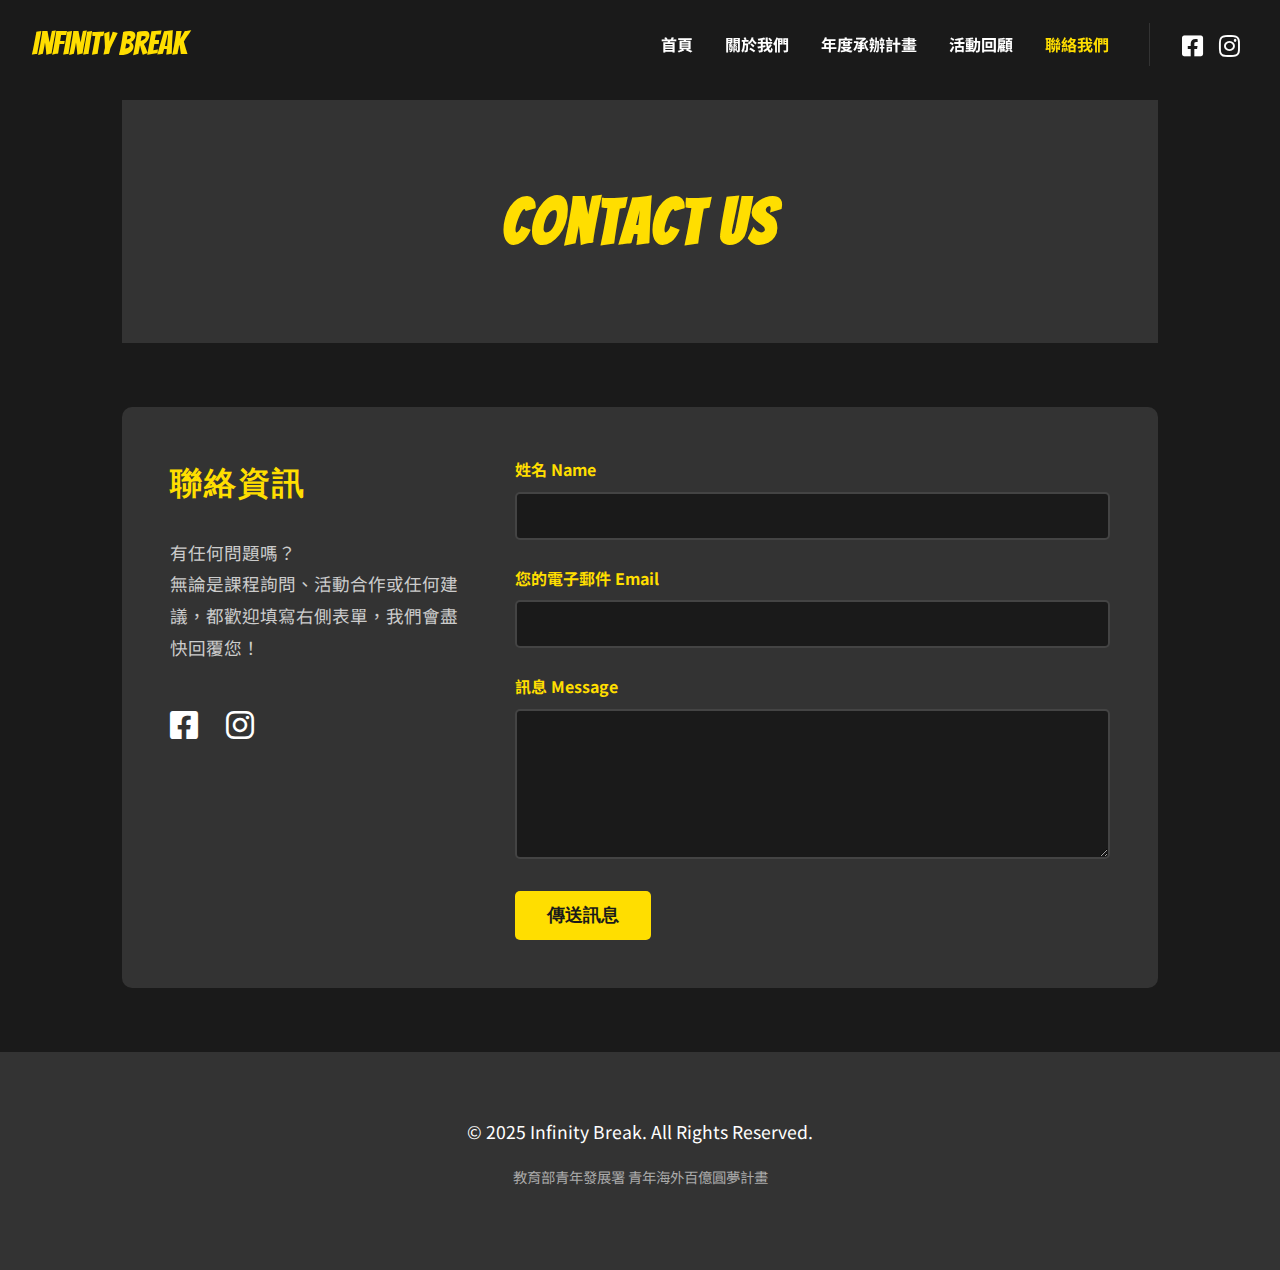
<file: contact.html>
<!DOCTYPE html>
<html lang="zh-Hant">
<head>
    <meta charset="UTF-8">
    <meta name="viewport" content="width=device-width, initial-scale=1.0">
    <title>聯絡我們 - Infinity Break</title>
    <link rel="stylesheet" href="https://cdnjs.cloudflare.com/ajax/libs/font-awesome/6.0.0-beta3/css/all.min.css">
    <style>
        @import url('https://fonts.googleapis.com/css2?family=Bangers&family=Noto+Sans+TC:wght@400;700&display=swap');
        :root {
            --primary-color: #FFDE00;
            --dark-color: #1a1a1a;
            --light-color: #ffffff;
            --grey-color: #333333;
        }
        * { margin: 0; padding: 0; box-sizing: border-box; }
        html { scroll-behavior: smooth; }
        body { font-family: 'Noto Sans TC', sans-serif; background-color: var(--dark-color); color: var(--light-color); line-height: 1.8; }
        h1, h2, h3, h4, h5, h6 { font-family: 'Bangers', cursive; letter-spacing: 2px; color: var(--primary-color); }
        a { color: var(--primary-color); text-decoration: none; }
        p { font-size: 1.1rem; margin-bottom: 1rem; }
        ul { list-style: none; }
        .container { max-width: 1100px; margin: auto; padding: 0 2rem; }
        .navbar { display: flex; justify-content: space-between; align-items: center; padding: 1rem 2rem; background: rgba(26, 26, 26, 0.8); position: fixed; width: 100%; top: 0; z-index: 1000; backdrop-filter: blur(10px); transition: background 0.3s ease; }
        .navbar .logo { font-family: 'Bangers', cursive; font-size: 2rem; color: var(--primary-color); }
        .nav-menu { display: flex; align-items: center; }
        .nav-links { display: flex; }
        .nav-links li a { padding: 0 1rem; color: var(--light-color); transition: color 0.3s ease; font-weight: bold; }
        .nav-links li a:hover, .nav-links li a.active { color: var(--primary-color); }
        .nav-social-links { display: flex; align-items: center; margin-left: 1.5rem; padding-left: 1.5rem; border-left: 1px solid var(--grey-color); }
        .nav-social-links a { color: var(--light-color); font-size: 1.5rem; margin: 0 0.5rem; transition: color 0.3s ease; }
        .nav-social-links a:hover { color: var(--primary-color); transform: scale(1.1); }
        .hamburger { display: none; cursor: pointer; }
        .hamburger .bar { width: 25px; height: 3px; background-color: var(--light-color); margin: 5px 0; transition: 0.4s; }
        .main-content { padding-top: 100px; }
        .page-header { text-align: center; padding: 4rem 0; background: var(--grey-color); margin-bottom: 4rem; }
        .page-header h1 { font-size: 4rem; }
        
        /* --- 聯絡頁面專屬樣式 --- */
        .contact-wrapper {
            display: grid;
            grid-template-columns: 1fr 2fr;
            gap: 3rem;
            background-color: var(--grey-color);
            padding: 3rem;
            border-radius: 10px;
            margin-bottom: 4rem; /* 新增與頁尾的間距 */
        }
        .contact-info h3 { font-size: 2rem; margin-bottom: 1.5rem; }
        .contact-info p { color: #ccc; }
        .contact-info .social-links { margin-top: 2rem; }
        .contact-info .social-links a { font-size: 2rem; margin-right: 1.5rem; color: var(--light-color); transition: color 0.3s ease; }
        .contact-info .social-links a:hover { color: var(--primary-color); }

        .contact-form .form-group { margin-bottom: 1.5rem; }
        .contact-form label { display: block; margin-bottom: 0.5rem; font-weight: bold; color: var(--primary-color); }
        .contact-form input, .contact-form textarea {
            width: 100%;
            padding: 0.8rem 1rem;
            background-color: var(--dark-color);
            border: 2px solid #444;
            border-radius: 5px;
            color: var(--light-color);
            font-size: 1rem;
            transition: border-color 0.3s ease;
        }
        .contact-form input:focus, .contact-form textarea:focus {
            outline: none;
            border-color: var(--primary-color);
        }
        .contact-form textarea { resize: vertical; min-height: 150px; }
        .btn-submit {
            display: inline-block;
            padding: 0.8rem 2rem;
            border-radius: 5px;
            border: none;
            background-color: var(--primary-color);
            color: var(--dark-color);
            font-weight: bold;
            font-size: 1.1rem;
            cursor: pointer;
            transition: all 0.3s ease;
        }
        .btn-submit:hover { transform: scale(1.05); }

        .footer { text-align: center; padding: 4rem 2rem; background: var(--grey-color); }
        .footer .sponsor-text { font-size: 0.9rem; color: #aaa; margin-top: 1rem; }
        
        @media (max-width: 768px) {
            .contact-wrapper { grid-template-columns: 1fr; }
            .nav-menu { flex-direction: column; align-items: center; position: absolute; top: 100%; left: 0; background: var(--dark-color); width: 100%; padding: 1rem 0; max-height: 0; overflow: hidden; transition: max-height 0.5s ease-out; }
            .nav-menu.active { max-height: 500px; }
            .nav-links { flex-direction: column; width: 100%; }
            .nav-links li { text-align: center; padding: 1rem 0; }
            .nav-social-links { border: none; padding: 1rem 0 0 0; margin: 0; }
            .hamburger { display: block; }
        }
    </style>
</head>
<body>

    <nav class="navbar">
        <a href="index.html" class="logo">Infinity Break</a>
        <div class="nav-menu">
            <ul class="nav-links">
                <li><a href="index.html">首頁</a></li>
                <li><a href="about.html">關於我們</a></li>
                <li><a href="projects.html">年度承辦計畫</a></li>
                <li><a href="recap.html">活動回顧</a></li>
                <li><a href="contact.html" class="active">聯絡我們</a></li>
            </ul>
            <div class="nav-social-links">
                <a href="https://www.facebook.com/share/1XJh148dia/?mibextid=wwXIfr" target="_blank" aria-label="Facebook"><i class="fab fa-facebook-square"></i></a>
                <a href="https://www.instagram.com/infinitybreak19?igsh=d3YyOWh2bnkwb3hk&utm_source=qr" target="_blank" aria-label="Instagram"><i class="fab fa-instagram"></i></a>
            </div>
        </div>
        <div class="hamburger">
            <div class="bar"></div><div class="bar"></div><div class="bar"></div>
        </div>
    </nav>
    
    <main class="main-content">
        <div class="container">
            <header class="page-header">
                <h1>Contact Us</h1>
            </header>

            <div class="contact-wrapper">
                <div class="contact-info">
                    <h3>聯絡資訊</h3>
                    <p>有任何問題嗎？<br>無論是課程詢問、活動合作或任何建議，都歡迎填寫右側表單，我們會盡快回覆您！</p>
                    <div class="social-links">
                        <a href="https://www.facebook.com/share/1XJh148dia/?mibextid=wwXIfr" target="_blank" aria-label="Facebook"><i class="fab fa-facebook-square"></i></a>
                        <a href="https://www.instagram.com/infinitybreak19?igsh=d3YyOWh2bnkwb3hk&utm_source=qr" target="_blank" aria-label="Instagram"><i class="fab fa-instagram"></i></a>
                    </div>
                </div>
                
                <form class="contact-form" action="https://formspree.io/f/baby891201baby8471@gmail.com" method="POST">
                    <div class="form-group">
                        <label for="name">姓名 Name</label>
                        <input type="text" id="name" name="name" required>
                    </div>
                    <div class="form-group">
                        <label for="email">您的電子郵件 Email</label>
                        <input type="email" id="email" name="email" required>
                    </div>
                    
                    <!-- 主旨欄位已隱藏，並會自動送出預設值 -->
                    <input type="hidden" name="subject" value="infinity break網頁消息">

                    <div class="form-group">
                        <label for="message">訊息 Message</label>
                        <textarea id="message" name="message" required></textarea>
                    </div>
                    <button type="submit" class="btn-submit">傳送訊息</button>
                </form>
            </div>
        </div>
    </main>

    <footer class="footer">
        <p>&copy; 2025 Infinity Break. All Rights Reserved.</p>
        <p class="sponsor-text">教育部青年發展署 青年海外百億圓夢計畫</p>
    </footer>

    <script>
        document.addEventListener('DOMContentLoaded', function() {
            const hamburger = document.querySelector('.hamburger');
            const navMenu = document.querySelector('.nav-menu');
            if (hamburger && navMenu) {
                hamburger.addEventListener('click', () => {
                    navMenu.classList.toggle('active');
                });
            }
        });
    </script>
</body>
</html>
</file>
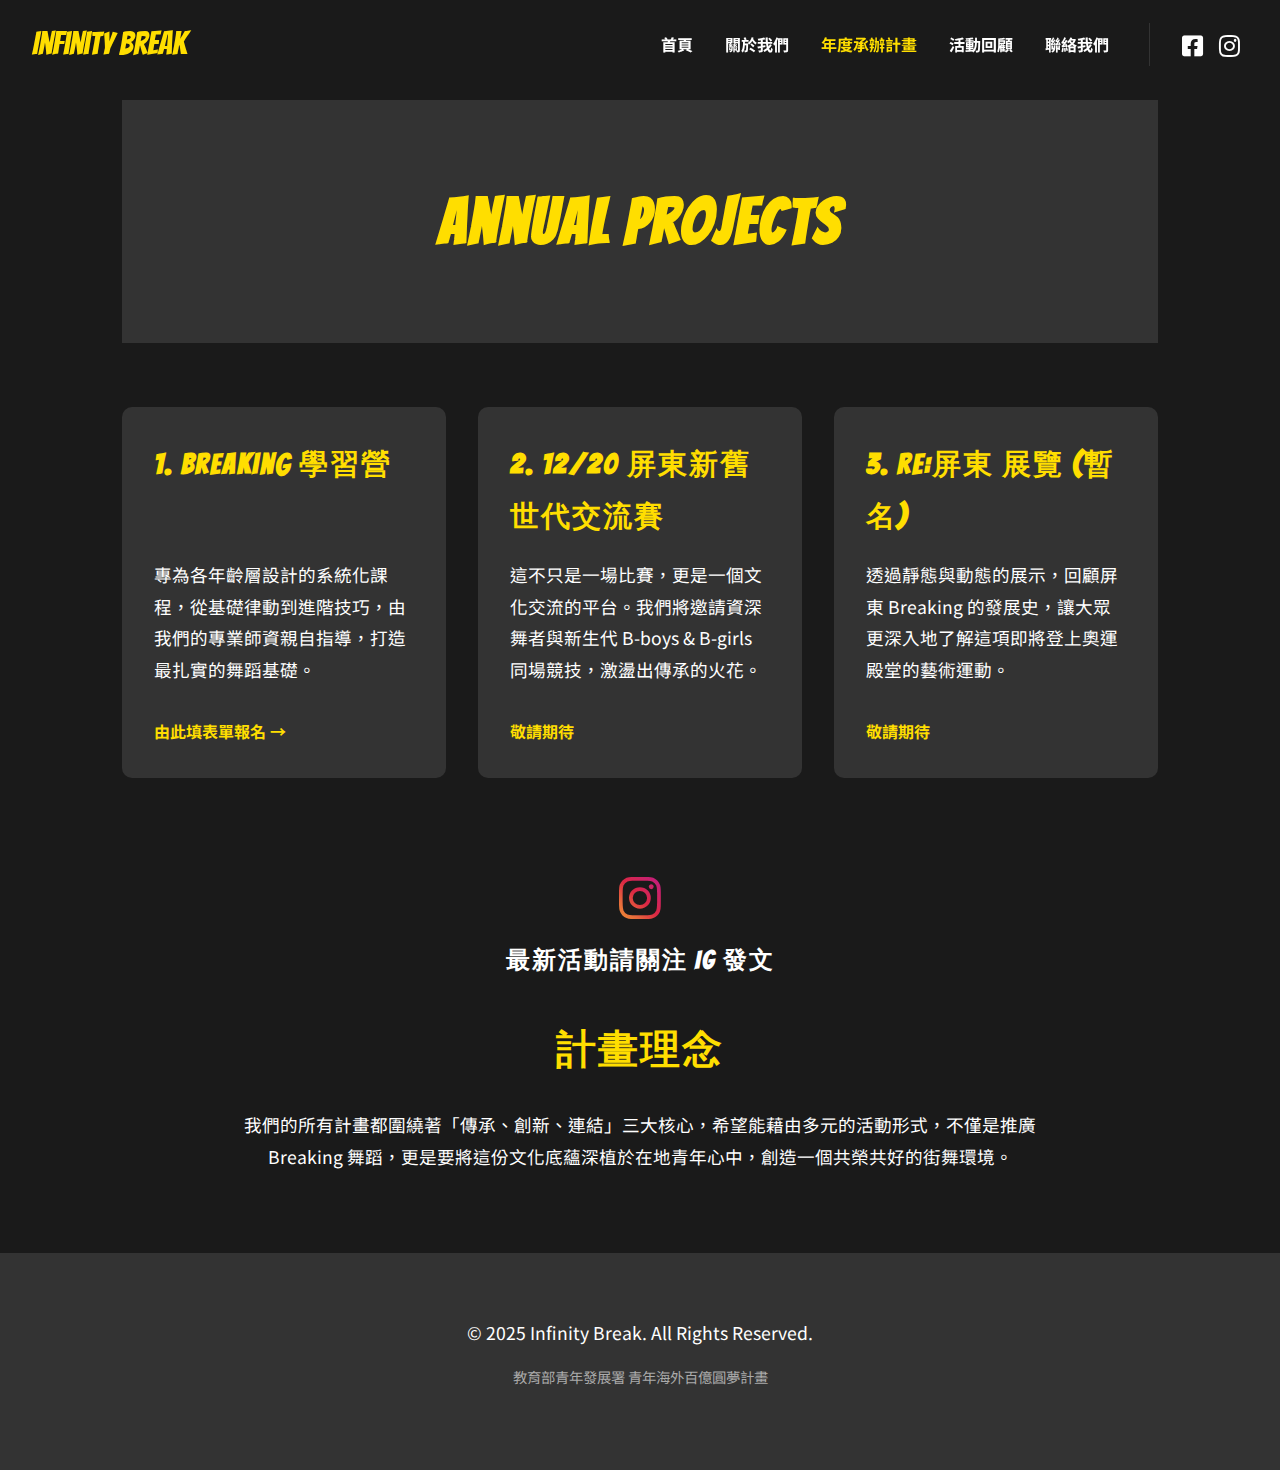
<file: projects.html>
<!DOCTYPE html>
<html lang="zh-Hant">
<head>
    <meta charset="UTF-8">
    <meta name="viewport" content="width=device-width, initial-scale=1.0">
    <title>年度承辦計畫 - Infinity Break</title>
    <link rel="stylesheet" href="https://cdnjs.cloudflare.com/ajax/libs/font-awesome/6.0.0-beta3/css/all.min.css">
    <style>
        /* --- Google Fonts --- */
        @import url('https://fonts.googleapis.com/css2?family=Bangers&family=Noto+Sans+TC:wght@400;700&display=swap');

        /* --- 全域設定 (Global Settings) --- */
        :root {
            --primary-color: #FFDE00;
            --dark-color: #1a1a1a;
            --light-color: #ffffff;
            --grey-color: #333333;
            --section-padding: 6rem 0;
        }

        * { margin: 0; padding: 0; box-sizing: border-box; }
        html { scroll-behavior: smooth; }
        body { font-family: 'Noto Sans TC', sans-serif; background-color: var(--dark-color); color: var(--light-color); line-height: 1.8; }
        h1, h2, h3, h4, h5, h6 { font-family: 'Bangers', cursive; letter-spacing: 2px; color: var(--primary-color); }
        a { color: var(--primary-color); text-decoration: none; }
        p { font-size: 1.1rem; margin-bottom: 1rem; }
        ul { list-style: none; }
        .container { max-width: 1100px; margin: auto; padding: 0 2rem; }

        /* --- 導覽列 (Navbar) --- */
        .navbar { display: flex; justify-content: space-between; align-items: center; padding: 1rem 2rem; background: rgba(26, 26, 26, 0.8); position: fixed; width: 100%; top: 0; z-index: 1000; backdrop-filter: blur(10px); transition: background 0.3s ease; }
        .navbar.scrolled { background: rgba(26, 26, 26, 0.95); }
        .navbar .logo { font-family: 'Bangers', cursive; font-size: 2rem; color: var(--primary-color); }
        .nav-menu { display: flex; align-items: center; }
        .nav-links { display: flex; }
        .nav-links li a { padding: 0 1rem; color: var(--light-color); transition: color 0.3s ease; font-weight: bold; }
        .nav-links li a:hover, .nav-links li a.active { color: var(--primary-color); }
        .nav-social-links { display: flex; align-items: center; margin-left: 1.5rem; padding-left: 1.5rem; border-left: 1px solid var(--grey-color); }
        .nav-social-links a { color: var(--light-color); font-size: 1.5rem; margin: 0 0.5rem; transition: color 0.3s ease; }
        .nav-social-links a:hover { color: var(--primary-color); transform: scale(1.1); }
        .hamburger { display: none; cursor: pointer; }
        .hamburger .bar { width: 25px; height: 3px; background-color: var(--light-color); margin: 5px 0; transition: 0.4s; }

        /* --- 通用頁面內容樣式 (General Page Styles) --- */
        .main-content { padding-top: 100px; }
        .page-header { text-align: center; padding: 4rem 0; background: var(--grey-color); margin-bottom: 4rem; }
        .page-header h1 { font-size: 4rem; }
        
        /* --- 計畫頁面專屬樣式 --- */
        .event-grid { display: grid; grid-template-columns: repeat(auto-fit, minmax(300px, 1fr)); gap: 2rem; margin-bottom: 4rem;}
        .event-card { 
            background-color: var(--grey-color); 
            padding: 2rem; 
            border-radius: 10px; 
            transition: transform 0.3s ease, box-shadow 0.3s ease; 
            display: flex; /* 使用 Flexbox 佈局 */
            flex-direction: column; /* 讓內容垂直排列 */
        }
        .event-card:hover { transform: translateY(-10px); box-shadow: 0 10px 20px rgba(255, 222, 0, 0.1); }
        .event-card h3 {
            margin-bottom: 1rem;
            font-size: 1.8rem;
            min-height: 3.6em; /* 設定最小高度以容納兩行標題，確保下方內容對齊 */
        }
        .event-card p {
            flex-grow: 1; /* 讓 p 標籤自動填滿多餘的空間，將下面的元素推到底部 */
        }
        .signup-link {
            display: inline-block;
            margin-top: 1rem;
            color: var(--primary-color);
            font-weight: bold;
            transition: letter-spacing 0.3s ease;
        }
        .signup-link:hover {
            letter-spacing: 1px;
            text-decoration: underline;
        }
        .coming-soon {
            display: inline-block;
            margin-top: 1rem;
            color: var(--primary-color);
            font-weight: bold;
        }

        .philosophy-section { padding-bottom: 4rem; }
        .philosophy-section h2 { font-size: 2.5rem; margin-bottom: 1.5rem; text-align: center;}
        .philosophy-section p { text-align: center; max-width: 800px; margin-left: auto; margin-right: auto;}

        /* --- IG 追蹤區塊 --- */
        .ig-cta-section {
            padding: 2rem 0;
            margin-top: 4rem;
            text-align: center;
        }
        .ig-cta-link {
            display: inline-block;
            text-decoration: none;
            color: var(--light-color);
            transition: transform 0.3s ease, color 0.3s ease;
        }
        .ig-cta-link:hover {
            transform: scale(1.05);
            color: var(--primary-color);
        }
        .ig-cta-link .fab.fa-instagram {
            font-size: 3rem;
            margin-bottom: 1rem;
            /* IG 漸層色 */
            background: -webkit-linear-gradient(45deg, #f09433 0%, #e6683c 25%, #dc2743 50%, #cc2366 75%, #bc1888 100%);
            -webkit-background-clip: text;
            -webkit-text-fill-color: transparent;
        }
        .ig-cta-link h3 {
            font-size: 1.5rem;
            color: inherit; /* 繼承父元素 a 的顏色 */
        }

        /* --- 頁尾 (Footer) --- */
        .footer { text-align: center; padding: 4rem 2rem; background: var(--grey-color); }
        .footer .sponsor-text { font-size: 0.9rem; color: #aaa; margin-top: 1rem; }

        /* --- RWD --- */
        @media (max-width: 768px) {
            .nav-menu { flex-direction: column; align-items: center; position: absolute; top: 100%; left: 0; background: var(--dark-color); width: 100%; padding: 1rem 0; max-height: 0; overflow: hidden; transition: max-height 0.5s ease-out; }
            .nav-menu.active { max-height: 500px; }
            .nav-links { flex-direction: column; width: 100%; }
            .nav-links li { text-align: center; padding: 1rem 0; }
            .nav-social-links { border: none; padding: 1rem 0 0 0; margin: 0; }
            .hamburger { display: block; }
        }
    </style>
</head>
<body>

    <nav class="navbar">
        <a href="index.html" class="logo">Infinity Break</a>
        <div class="nav-menu">
            <ul class="nav-links">
                <li><a href="index.html">首頁</a></li>
                <li><a href="about.html">關於我們</a></li>
                <li><a href="projects.html" class="active">年度承辦計畫</a></li>
                <li><a href="recap.html">活動回顧</a></li>
                <li><a href="contact.html">聯絡我們</a></li>
            </ul>
            <div class="nav-social-links">
                <a href="https://www.facebook.com/share/1XJh148dia/?mibextid=wwXIfr" target="_blank" aria-label="Facebook"><i class="fab fa-facebook-square"></i></a>
                <a href="https://www.instagram.com/infinitybreak19?igsh=d3YyOWh2bnkwb3hk&utm_source=qr" target="_blank" aria-label="Instagram"><i class="fab fa-instagram"></i></a>
            </div>
        </div>
        <div class="hamburger">
            <div class="bar"></div>
            <div class="bar"></div>
            <div class="bar"></div>
        </div>
    </nav>
    
    <main class="main-content">
        <div class="container">
            <header class="page-header">
                <h1>Annual Projects</h1>
            </header>

            <div class="event-grid">
                <div class="event-card">
                    <h3>1. Breaking 學習營</h3>
                    <p>專為各年齡層設計的系統化課程，從基礎律動到進階技巧，由我們的專業師資親自指導，打造最扎實的舞蹈基礎。</p>
                    <a href="https://docs.google.com/forms/d/e/1FAIpQLScDtEWrNXmswad-gahPRvchgNDG7ALL14siyN0OqEHkDfa-dQ/viewform" target="_blank" class="signup-link">由此填表單報名 &rarr;</a>
                </div>
                <div class="event-card">
                    <h3>2. 12/20 屏東新舊世代交流賽</h3>
                    <p>這不只是一場比賽，更是一個文化交流的平台。我們將邀請資深舞者與新生代 B-boys & B-girls 同場競技，激盪出傳承的火花。</p>
                    <span class="coming-soon">敬請期待</span>
                </div>
                <div class="event-card">
                    <h3>3. RE:屏東 展覽 (暫名)</h3>
                    <p>透過靜態與動態的展示，回顧屏東 Breaking 的發展史，讓大眾更深入地了解這項即將登上奧運殿堂的藝術運動。</p>
                    <span class="coming-soon">敬請期待</span>
                </div>
            </div>

            <section class="ig-cta-section">
                <a href="https://www.instagram.com/infinitybreak19?igsh=d3YyOWh2bnkwb3hk&utm_source=qr" target="_blank" class="ig-cta-link">
                    <i class="fab fa-instagram"></i>
                    <h3>最新活動請關注 IG 發文</h3>
                </a>
            </section>

            <section class="philosophy-section">
                <h2>計畫理念</h2>
                <p>我們的所有計畫都圍繞著「傳承、創新、連結」三大核心，希望能藉由多元的活動形式，不僅是推廣 Breaking 舞蹈，更是要將這份文化底蘊深植於在地青年心中，創造一個共榮共好的街舞環境。</p>
            </section>

        </div>
    </main>

    <footer class="footer">
        <p>&copy; 2025 Infinity Break. All Rights Reserved.</p>
        <p class="sponsor-text">教育部青年發展署 青年海外百億圓夢計畫</p>
    </footer>

    <script>
        document.addEventListener('DOMContentLoaded', function() {
            const hamburger = document.querySelector('.hamburger');
            const navMenu = document.querySelector('.nav-menu');
            if (hamburger && navMenu) {
                hamburger.addEventListener('click', () => {
                    navMenu.classList.toggle('active');
                });
            }
        });
    </script>
</body>
</html>
</file>
